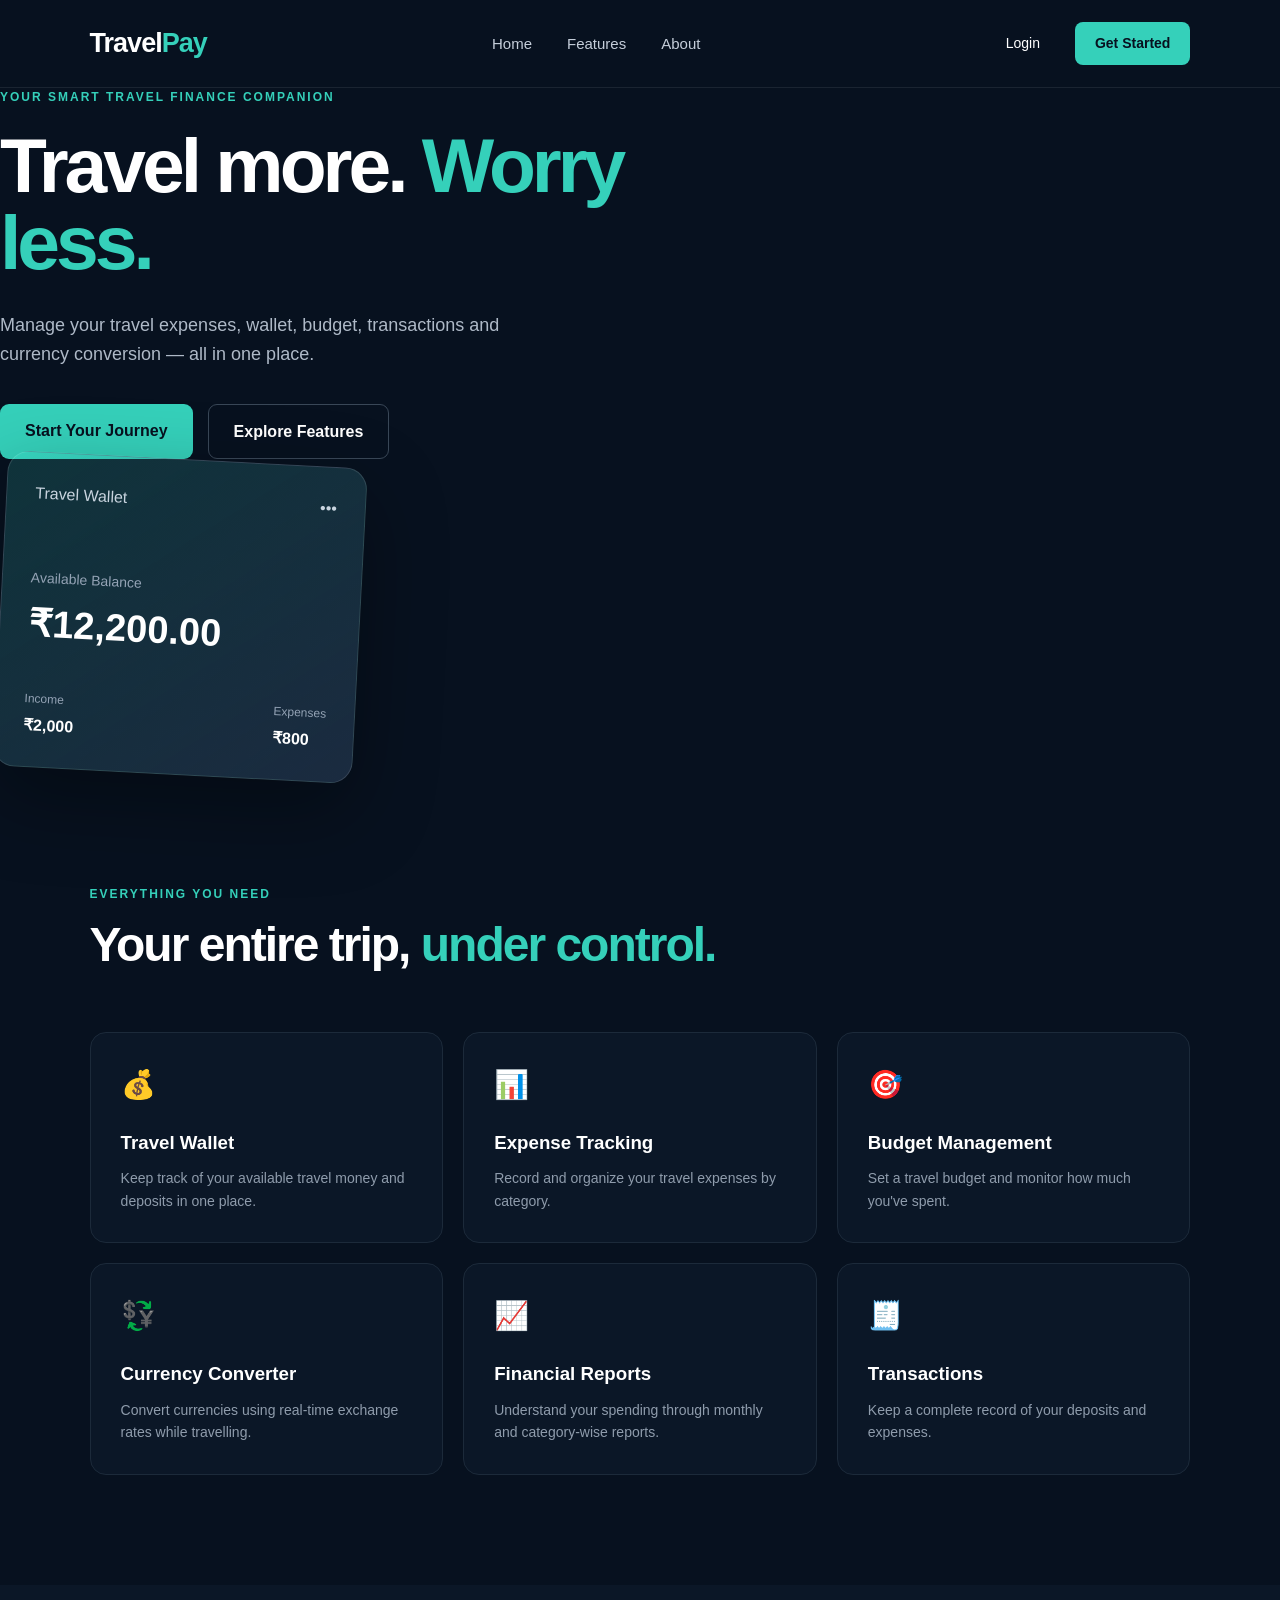
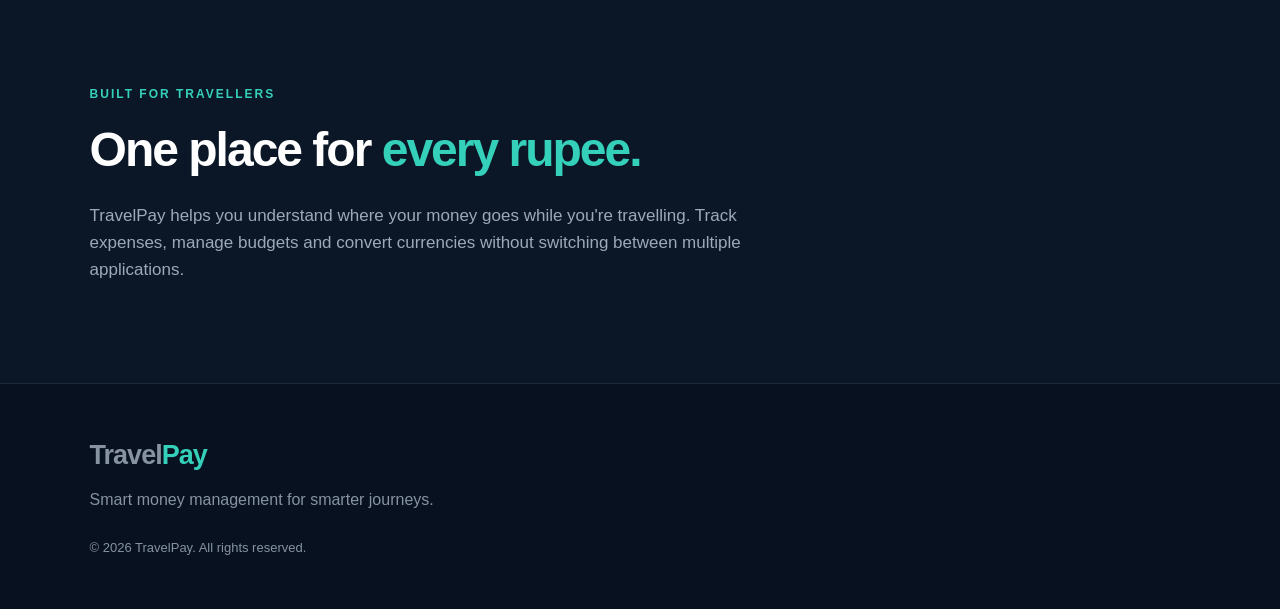
<file: src/main/resources/static/index.html>
<!DOCTYPE html>
<html lang="en">

<head>
    <meta charset="UTF-8">
    <meta name="viewport" content="width=device-width, initial-scale=1.0">

    <title>TravelPay | Smart Travel Finance</title>

    <link rel="stylesheet" href="css/style.css">
</head>

<body>

<!-- Navigation -->
<header class="navbar">

    <div class="logo">
        Travel<span>Pay</span>
    </div>

    <nav>
        <a href="#home">Home</a>
        <a href="#features">Features</a>
        <a href="#about">About</a>
    </nav>

    <div class="nav-buttons">
        <a href="pages/login.html" class="login-btn">Login</a>
        <a href="pages/register.html" class="register-btn">Get Started</a>
    </div>

</header>


<!-- Hero Section -->
<main>

    <section class="hero" id="home">

        <div class="hero-content">

            <p class="hero-tag">YOUR SMART TRAVEL FINANCE COMPANION</p>

            <h1>
                Travel more.
                <span>Worry less.</span>
            </h1>

            <p class="hero-description">
                Manage your travel expenses, wallet, budget,
                transactions and currency conversion — all in one place.
            </p>

            <div class="hero-buttons">
                <a href="pages/register.html" class="primary-btn">Start Your Journey</a>
                <a href="#features" class="secondary-btn">Explore Features</a>
            </div>

        </div>


        <div class="hero-card">

            <div class="card-header">
                <span>Travel Wallet</span>
                <span>•••</span>
            </div>

            <p class="balance-label">Available Balance</p>

            <h2>₹12,200.00</h2>

            <div class="card-info">

                <div>
                    <span>Income</span>
                    <strong>₹2,000</strong>
                </div>

                <div>
                    <span>Expenses</span>
                    <strong>₹800</strong>
                </div>

            </div>

        </div>

    </section>


    <!-- Features -->
    <section class="features" id="features">

        <div class="section-heading">

            <p>EVERYTHING YOU NEED</p>

            <h2>
                Your entire trip,
                <span>under control.</span>
            </h2>

        </div>


        <div class="feature-grid">

            <div class="feature-card">

                <div class="feature-icon">💰</div>

                <h3>Travel Wallet</h3>

                <p>
                    Keep track of your available travel money
                    and deposits in one place.
                </p>

            </div>


            <div class="feature-card">

                <div class="feature-icon">📊</div>

                <h3>Expense Tracking</h3>

                <p>
                    Record and organize your travel expenses
                    by category.
                </p>

            </div>


            <div class="feature-card">

                <div class="feature-icon">🎯</div>

                <h3>Budget Management</h3>

                <p>
                    Set a travel budget and monitor how much
                    you've spent.
                </p>

            </div>


            <div class="feature-card">

                <div class="feature-icon">💱</div>

                <h3>Currency Converter</h3>

                <p>
                    Convert currencies using real-time exchange
                    rates while travelling.
                </p>

            </div>


            <div class="feature-card">

                <div class="feature-icon">📈</div>

                <h3>Financial Reports</h3>

                <p>
                    Understand your spending through monthly
                    and category-wise reports.
                </p>

            </div>


            <div class="feature-card">

                <div class="feature-icon">🧾</div>

                <h3>Transactions</h3>

                <p>
                    Keep a complete record of your deposits
                    and expenses.
                </p>

            </div>

        </div>

    </section>


    <!-- About -->
    <section class="about" id="about">

        <div>

            <p class="about-tag">BUILT FOR TRAVELLERS</p>

            <h2>
                One place for
                <span>every rupee.</span>
            </h2>

            <p>
                TravelPay helps you understand where your money
                goes while you're travelling. Track expenses,
                manage budgets and convert currencies without
                switching between multiple applications.
            </p>

        </div>

    </section>

</main>


<!-- Footer -->
<footer>

    <div class="logo">
        Travel<span>Pay</span>
    </div>

    <p>
        Smart money management for smarter journeys.
    </p>

    <p class="copyright">
        © 2026 TravelPay. All rights reserved.
    </p>

</footer>

</body>

</html>
</file>
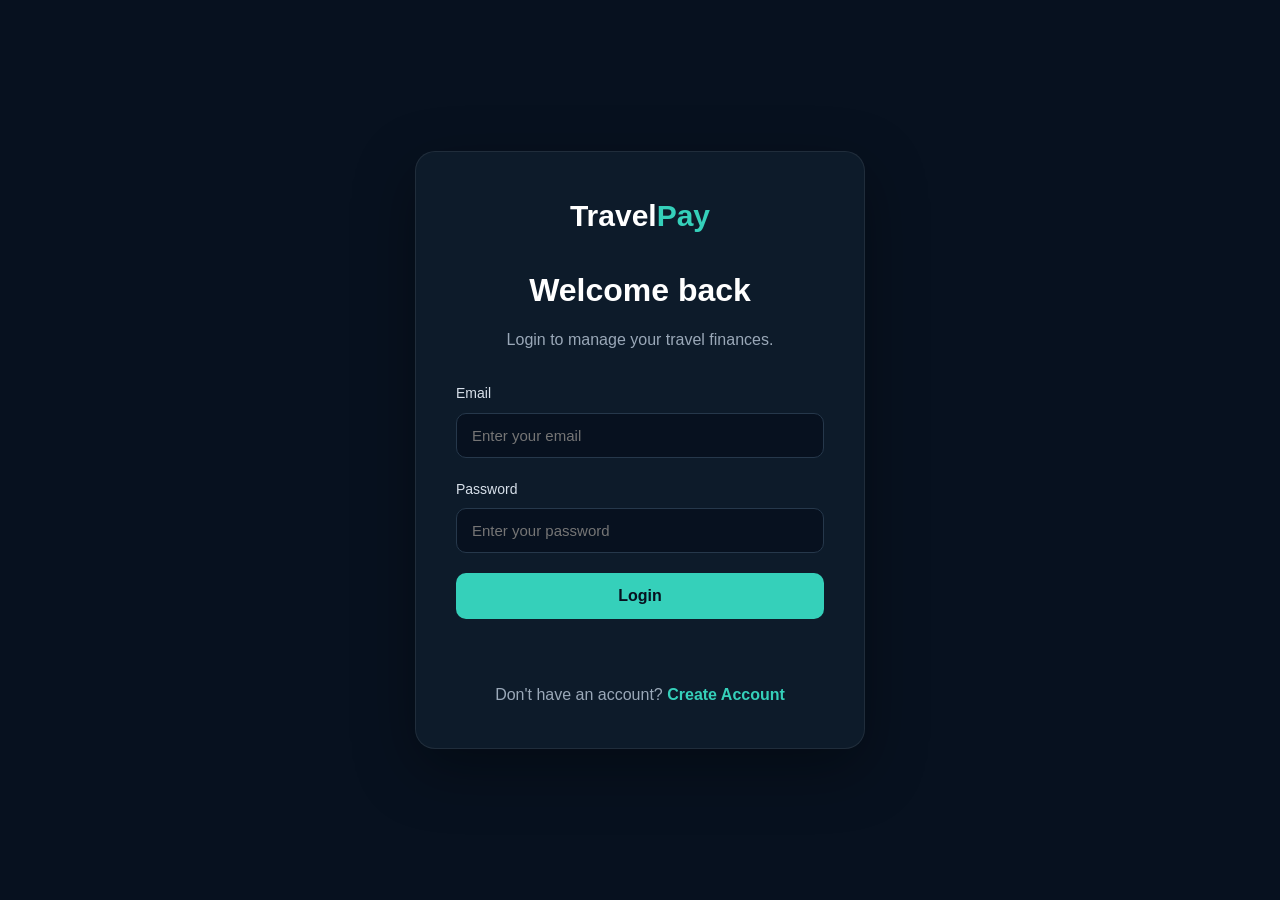
<file: src/main/resources/static/pages/expenses.html>
<!DOCTYPE html>

<html lang="en">

<head>

    <meta charset="UTF-8">

    <meta
            name="viewport"
            content="width=device-width, initial-scale=1.0"
    >

    <title>TravelPay | Expenses</title>

    <link
            rel="stylesheet" href="../css/style.css"
    >

    <link
            rel="stylesheet" href="../css/dashboard.css"
    >

</head>


<body>


<header class="navbar">

    <div class="logo">
        Travel<span>Pay</span>
    </div>


<nav>
        <a href="currency.html">
            Currency
        </a>

    </nav>


    <div class="nav-buttons">



    </div>

</header>



<main class="dashboard-container">


    <!-- =====================================================
         PAGE HEADING
    ====================================================== -->

    <section class="dashboard-heading">

        <p class="hero-tag">
            TRAVELPAY EXPENSES
        </p>

        <h1>
            Manage your expenses
        </h1>

        <p>
            Track where your travel money is being spent.
        </p>

    </section>



    <!-- =====================================================
         ADD EXPENSE
    ====================================================== -->

    <section class="deposit-section">

        <div class="deposit-card">

            <h2>
                Add New Expense
            </h2>

            <p>
                Record an expense from your trip.
            </p>


            <form id="expenseForm">


                <!-- Expense Title -->

                <div class="deposit-input">

                    <label for="expenseTitle">
                        Expense Title
                    </label>

                    <input
                            type="text"
                            id="expenseTitle"
                            placeholder="e.g. Hotel, Dinner, Taxi"
                            required
                    >

                </div>



                <!-- Expense Category -->

                <div class="deposit-input">

                    <label for="expenseCategory">
                        Category
                    </label>


                    <select
                            id="expenseCategory"
                            required
                    >

                        <option
                                value=""
                                selected
                                disabled
                        >
                            Select Category
                        </option>


                        <option value="Custom">
                            Custom
                        </option>


                        <option value="Accommodation">
                            Accommodation
                        </option>


                        <option value="Food & Dining">
                            Food & Dining
                        </option>


                        <option value="Transport">
                            Transport
                        </option>


                        <option value="Flights">
                            Flights
                        </option>


                        <option value="Activities & Entertainment">
                            Activities & Entertainment
                        </option>


                        <option value="Shopping">
                            Shopping
                        </option>


                        <option value="Health & Medical">
                            Health & Medical
                        </option>


                        <option value="Communication">
                            Communication
                        </option>


                        <option value="Travel Essentials">
                            Travel Essentials
                        </option>


                        <option value="Fees & Charges">
                            Fees & Charges
                        </option>


                        <option value="Visa & Documents">
                            Visa & Documents
                        </option>


                        <option value="Gifts">
                            Gifts
                        </option>


                        <option value="Other">
                            Other
                        </option>

                    </select>

                </div>



                <!-- Custom Category -->

                <div
                        class="deposit-input"
                        id="customCategoryContainer"
                        style="display: none;"
                >

                    <label for="customCategory">
                        Enter Custom Category
                    </label>


                    <input
                            type="text"
                            id="customCategory"
                            placeholder="Type your category here"
                    >

                </div>



                <!-- Expense Amount -->

                <div class="deposit-input">

                    <label for="expenseAmount">
                        Amount
                    </label>


                    <input
                            type="number"
                            id="expenseAmount"
                            placeholder="Enter amount"
                            min="1"
                            step="0.01"
                            required
                    >


                </div>

                <div class="form-group">
                    <label for="expenseContributor">Paid by</label>
                    <select id="expenseContributor" required>
                        <option value="owner">Trip owner</option>
                    </select>
                </div>

                <button
                        type="submit"
                        class="deposit-btn"
                >
                    Add Expense
                </button>


            </form>


            <p
                    id="expenseMessage"
                    class="deposit-message"
            ></p>

        </div>

    </section>



    <!-- =====================================================
         TRIP EXPENSES
    ====================================================== -->

    <section class="deposit-section">

        <div class="deposit-card">

            <h2>
                Trip Expenses
            </h2>

            <p>
                Expenses recorded for this trip.
            </p>


            <div id="expenseList">

                <p>
                    Loading expenses...
                </p>

            </div>

        </div>

    </section>



    <!-- =====================================================
         EDIT EXPENSE
    ====================================================== -->

    <section class="deposit-section">

        <div
                class="deposit-card"
                id="editExpenseSection"
                style="display: none;"
        >

            <h2>
                Edit Expense
            </h2>

            <p>
                Update the details of your expense.
            </p>


            <form id="editExpenseForm">


                <!-- Edit Title -->

                <div class="deposit-input">

                    <label for="editExpenseTitle">
                        Expense Title
                    </label>


                    <input
                            type="text"
                            id="editExpenseTitle"
                            required
                    >

                </div>



                <!-- Edit Category -->

                <div class="deposit-input">

                    <label for="editExpenseCategory">
                        Category
                    </label>


                    <select
                            id="editExpenseCategory"
                            required
                    >

                        <option
                                value=""
                                selected
                                disabled
                        >
                            Select Category
                        </option>


                        <option value="Custom">
                            Custom
                        </option>


                        <option value="Accommodation">
                            Accommodation
                        </option>


                        <option value="Food & Dining">
                            Food & Dining
                        </option>


                        <option value="Transport">
                            Transport
                        </option>


                        <option value="Flights">
                            Flights
                        </option>


                        <option value="Activities & Entertainment">
                            Activities & Entertainment
                        </option>


                        <option value="Shopping">
                            Shopping
                        </option>


                        <option value="Health & Medical">
                            Health & Medical
                        </option>


                        <option value="Communication">
                            Communication
                        </option>


                        <option value="Travel Essentials">
                            Travel Essentials
                        </option>


                        <option value="Fees & Charges">
                            Fees & Charges
                        </option>


                        <option value="Visa & Documents">
                            Visa & Documents
                        </option>


                        <option value="Gifts">
                            Gifts
                        </option>


                        <option value="Other">
                            Other
                        </option>

                    </select>

                </div>



                <!-- Edit Custom Category -->

                <div
                        class="deposit-input"
                        id="editCustomCategoryContainer"
                        style="display: none;"
                >

                    <label for="editCustomCategory">
                        Enter Custom Category
                    </label>


                    <input
                            type="text"
                            id="editCustomCategory"
                            placeholder="Type your category here"
                    >

                </div>



                <!-- Edit Amount -->

                <div class="deposit-input">

                    <label for="editExpenseAmount">
                        Amount
                    </label>


                    <input
                            type="number"
                            id="editExpenseAmount"
                            min="1"
                            step="0.01"
                            required
                    >

                </div>

                <div class="deposit-input">
                    <label for="editExpenseContributor">Paid by</label>
                    <select id="editExpenseContributor" required>
                        <option value="owner">Trip owner</option>
                    </select>
                </div>

                <button
                        type="submit"
                        class="deposit-btn"
                >
                    Update Expense
                </button>


                <button
                        type="button"
                        id="cancelEditBtn"
                        class="login-btn"
                >
                    Cancel
                </button>


            </form>


            <p
                    id="editExpenseMessage"
                    class="deposit-message"
            ></p>

        </div>

    </section>


</main>



<script src="../js/auth.js"></script>

<script src="../js/expenses.js"></script>


</body>

</html>
</file>
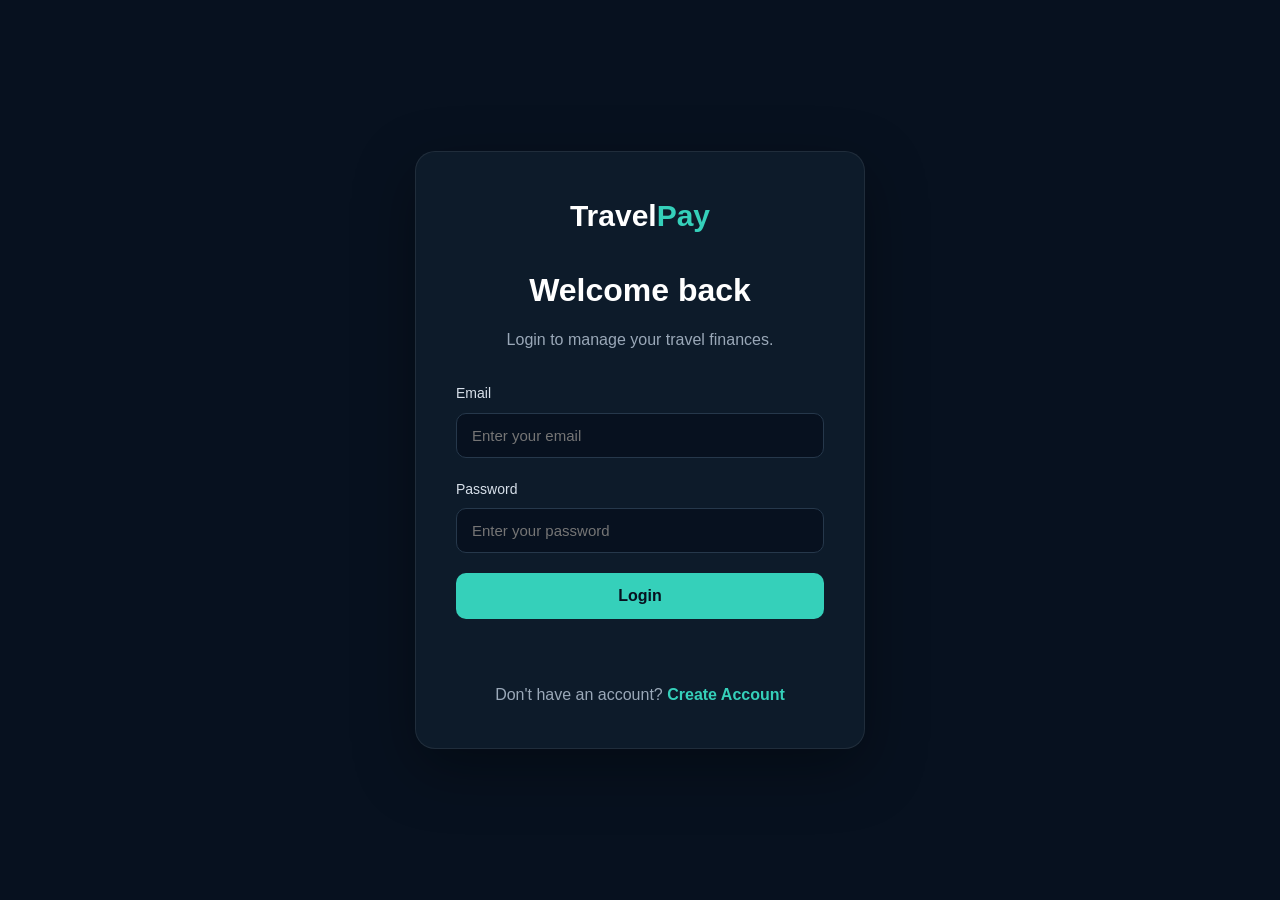
<file: src/main/resources/static/pages/login.html>
<!DOCTYPE html>
<html lang="en">

<head>
    <meta charset="UTF-8">
    <meta name="viewport" content="width=device-width, initial-scale=1.0">

    <title>TravelPay | Login</title>

    <link rel="stylesheet" href="../css/style.css">
    <link rel="stylesheet" href="../css/auth.css">
</head>

<body>

<div class="auth-container">

    <div class="auth-card">

        <div class="auth-logo">
            Travel<span>Pay</span>
        </div>

        <h1>Welcome back</h1>

        <p class="auth-subtitle">
            Login to manage your travel finances.
        </p>

        <form id="loginForm">

            <div class="form-group">
                <label for="email">Email</label>

                <input
                        type="email"
                        id="email"
                        placeholder="Enter your email"
                        required
                >
            </div>


            <div class="form-group">
                <label for="password">Password</label>

                <input
                        type="password"
                        id="password"
                        placeholder="Enter your password"
                        required
                >
            </div>


            <button type="submit" class="auth-btn">
                Login
            </button>

        </form>


        <p id="loginMessage" class="auth-message"></p>


        <p class="auth-switch">
            Don't have an account?
            <a href="register.html">Create Account</a>
        </p>

    </div>

</div>


<script src="../js/api.js"></script>
<script src="../js/auth.js"></script>

</body>

</html>
</file>
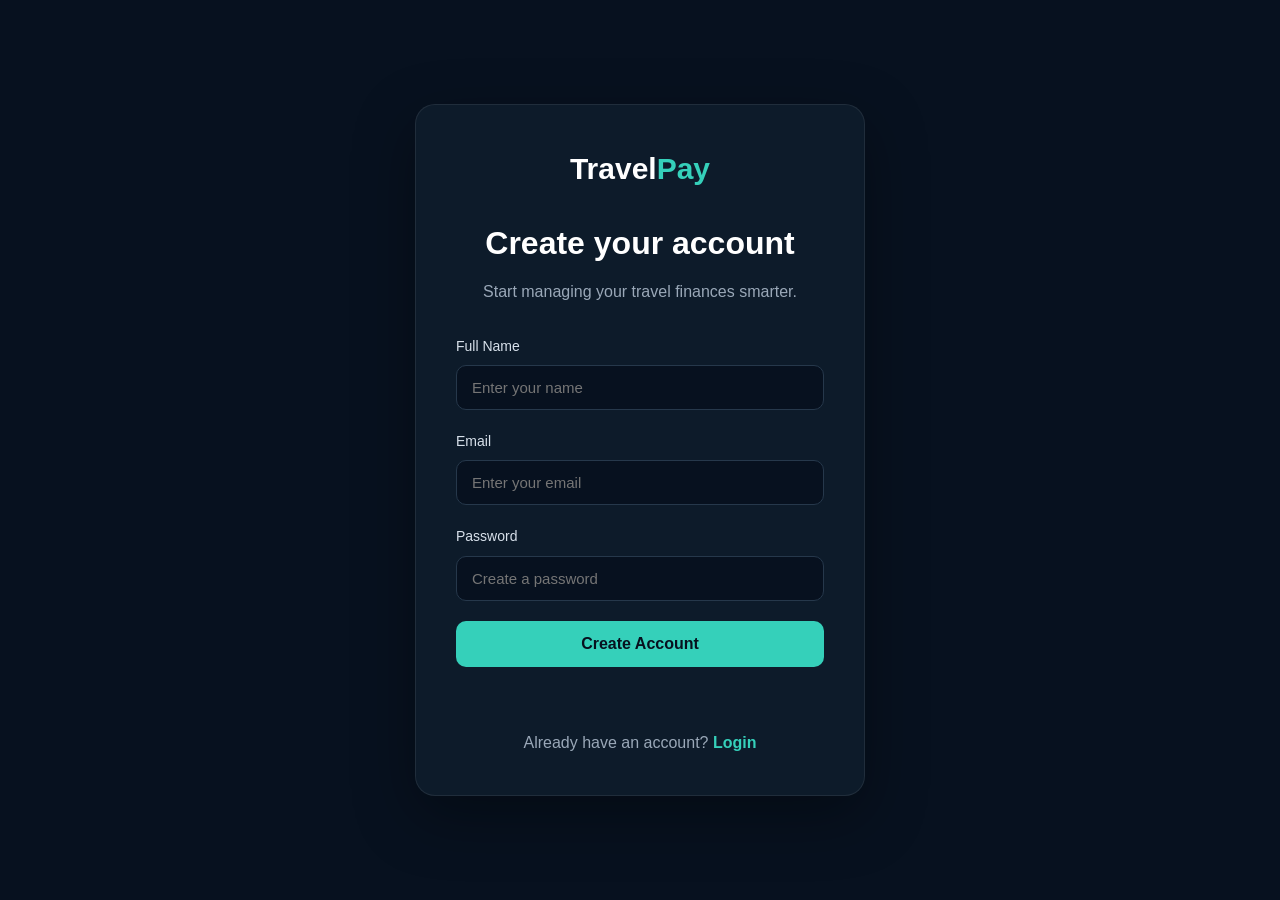
<file: src/main/resources/static/pages/register.html>
<!DOCTYPE html>
<html lang="en">

<head>
    <meta charset="UTF-8">
    <meta name="viewport" content="width=device-width, initial-scale=1.0">

    <title>TravelPay | Register</title>

    <link rel="stylesheet" href="../css/style.css">
    <link rel="stylesheet" href="../css/auth.css">
</head>

<body>

<div class="auth-container">

    <div class="auth-card">

        <div class="auth-logo">
            Travel<span>Pay</span>
        </div>

        <h1>Create your account</h1>

        <p class="auth-subtitle">
            Start managing your travel finances smarter.
        </p>

        <form id="registerForm">

            <div class="form-group">
                <label for="name">Full Name</label>
                <input
                        type="text"
                        id="name"
                        placeholder="Enter your name"
                        required
                >
            </div>

            <div class="form-group">
                <label for="email">Email</label>
                <input
                        type="email"
                        id="email"
                        placeholder="Enter your email"
                        required
                >
            </div>

            <div class="form-group">
                <label for="password">Password</label>
                <input
                        type="password"
                        id="password"
                        placeholder="Create a password"
                        required
                >
            </div>

            <button type="submit" class="auth-btn">
                Create Account
            </button>

        </form>

        <p id="registerMessage" class="auth-message"></p>

        <p class="auth-switch">
            Already have an account?
            <a href="login.html">Login</a>
        </p>

    </div>

</div>

<script src="../js/api.js"></script>
<script src="../js/auth.js"></script>

</body>

</html>
</file>
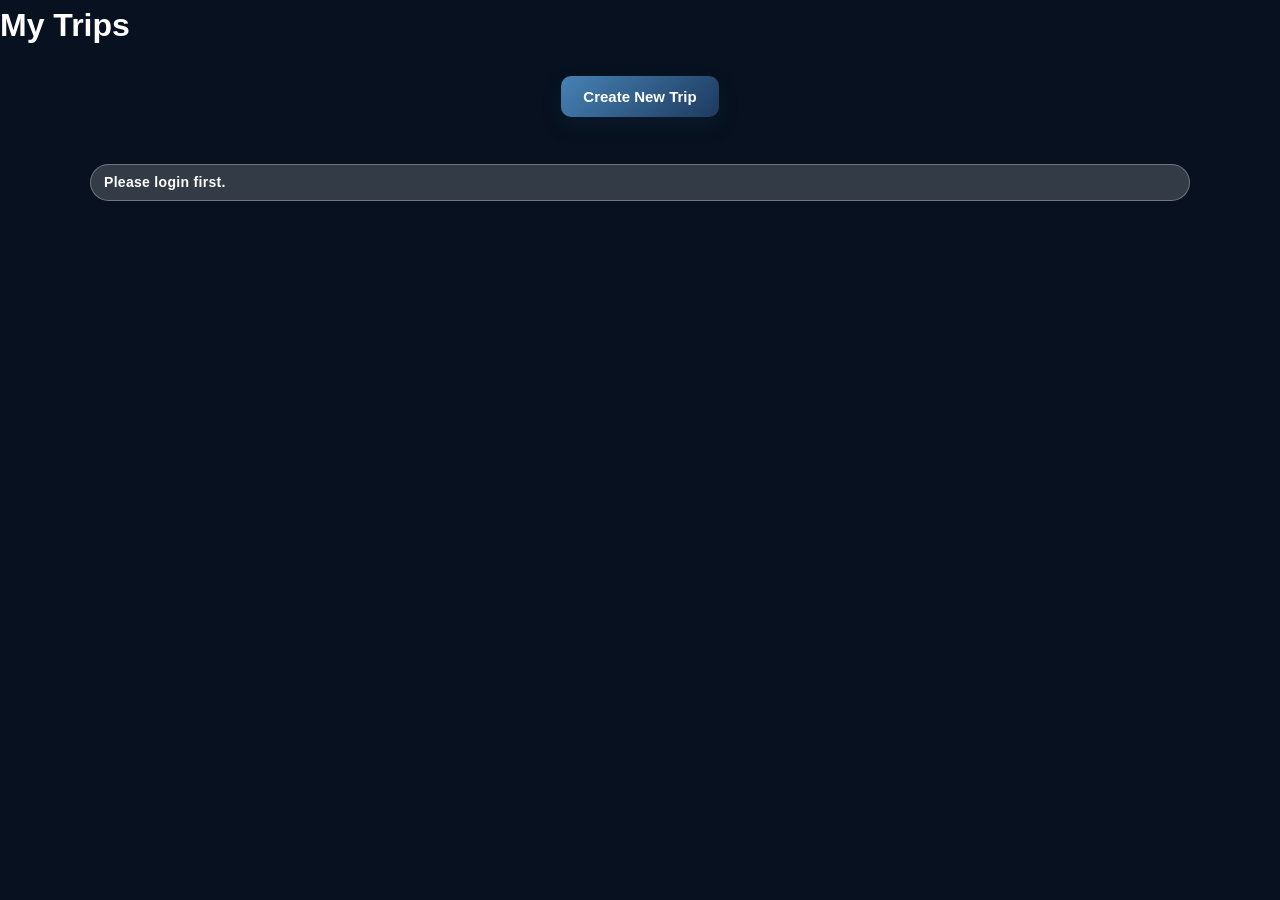
<file: src/main/resources/static/pages/trip-dashboard.html>
<!DOCTYPE html>
<html lang="en">

<head>
    <meta charset="UTF-8">
    <meta name="viewport" content="width=device-width, initial-scale=1.0">

    <title>Trip Dashboard - TravelPay</title>

    <link rel="stylesheet" href="../css/style.css">
    <link rel="stylesheet" href="../css/dashboard.css">
</head>

<body>

<header class="navbar">

    <div class="logo">
        Travel<span>Pay</span>
    </div>

    <nav>
        <a href="trips.html">My Trips</a>
        <a href="dashboard.html">Dashboard</a>
        <a href="currency.html">Currency</a>
    </nav>

    <div class="nav-buttons">
        <button onclick="backToTrips()" class="login-btn" style="background: linear-gradient(135deg, #475569, #27374d);
  border-color: #c95252; ">
            Back to Trips
        </button>
    </div>

</header>


<main class="dashboard-container">

    <!-- Trip Heading -->

    <section class="dashboard-heading">

        <p class="hero-tag">
            TRAVELPAY TRIP
        </p>

        <h1 id="tripName">
            Trip Dashboard
        </h1>

        <div id="tripInfo"></div>
        <div class="trip-status-control">

            <label for="tripStatus">
                Trip Status
            </label>

            <select id="tripStatus">

                <option value="PLANNED">
                    Planned
                </option>

                <option value="ONGOING">
                    Ongoing
                </option>

                <option value="COMPLETED">
                    Completed
                </option>

            </select>

            <button id="updatestatus" onclick="updateTripStatus()">
                ✓ Update Status
            </button>

            <p id="statusMessage"></p>

            <button type="button" id="viewCompanionsBtn">
                👥 View Companions
            </button>

            <button id="settleContributionsBtn"
                    onclick="viewTripSettlement()">
                Settle Contributions
            </button>

            <div id="companionsSection" style="display: none; margin-top: 15px;">
                <h3>Trip Companions</h3>
                <div id="tripCompanionsList"></div>
            </div>

        </div>
        <div id="settlementSection" style="display: none;">
            <h3>Trip Contribution Settlement</h3>

            <p>Total Expenses: ₹<span id="settlementTotal">0.00</span></p>

            <h4>Participant Balances</h4>
            <div id="settlementParticipants"></div>

            <h4>Who Pays Whom?</h4>
            <div id="settlementTransfers"></div>
            <br>
            <br>
            <button id="hideSettlementBtn" onclick="hideTripSettlement()">
                Hide Settlement
            </button>
        </div>
    </section>


    <!-- Financial Summary -->

    <section class="dashboard-grid">

        <div class="dashboard-card">

            <p>Total Budget</p>

            <h2 id="tripBudget">
                ₹0.00
            </h2>

            <span>
                Budget for this trip
            </span>

        </div>


        <div class="dashboard-card">

            <p>Total Spent</p>

            <h2 id="tripSpent">
                ₹0.00
            </h2>

            <span>
                Money spent on this trip
            </span>

        </div>


        <div class="dashboard-card">

            <p>Remaining Budget</p>

            <h2 id="tripRemaining">
                ₹0.00
            </h2>

            <span>
                Budget left
            </span>

        </div>

    </section>


    <!-- Trip Actions -->

    <section class="deposit-section">

        <div class="deposit-card">

            <h2>Manage Your Trip</h2>

            <p>
                Manage your budget, expenses and financial activity.
            </p>


            <div id="tripActions">

                <button onclick="openBudget()">
                    Budget
                </button>

                <button onclick="openExpenses()">
                    Expenses
                </button>

                <button onclick="openTransactions()">
                    Transactions
                </button>

                <button onclick="openReports()">
                    Reports
                </button>

            </div>

        </div>

    </section>


    <!-- Back -->

    <section class="deposit-section">

        <button onclick="backToTrips()">
            ← Back to My Trips
        </button>

    </section>

</main>


<script src="../js/trip-dashboard.js"></script>

</body>

</html>
</file>
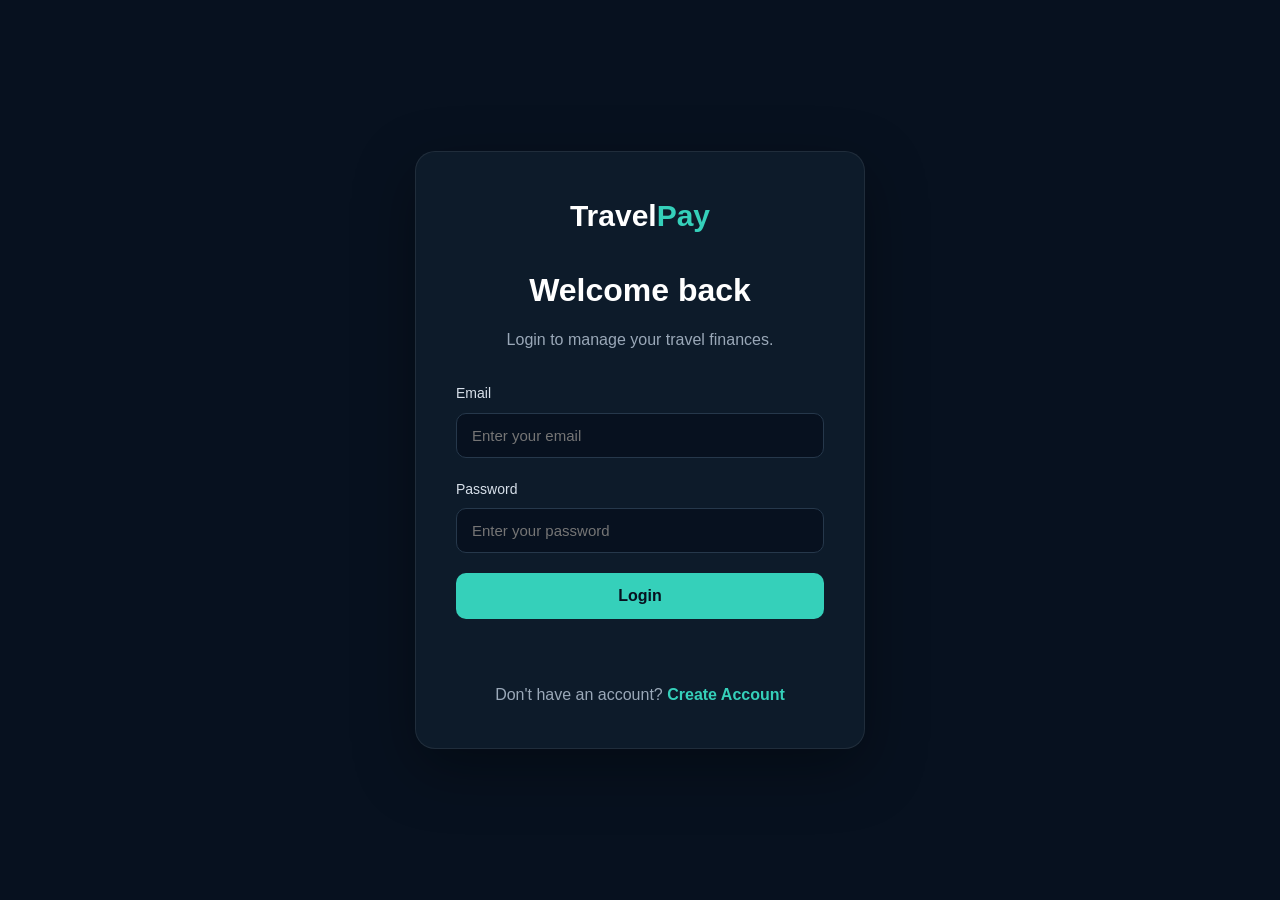
<file: src/main/resources/static/pages/trip-expenses.html>
<!DOCTYPE html>
<html lang="en">
<head>
    <meta charset="UTF-8">
    <meta name="viewport" content="width=device-width, initial-scale=1.0">

    <title>Trip Expenses - TravelPay</title>

    <link rel="stylesheet" href="../css/style.css">
    <link rel="stylesheet" href="../css/dashboard.css">
    <link rel="stylesheet" href="../css/trip-expenses.css">
</head>

<body>

<nav>
    <h2>TravelPay</h2>

    <a href="dashboard.html">Dashboard</a>
    <a href="currency.html">Currency</a>

    <button onclick="logout()">Logout</button>
</nav>

<div class="page-container">

    <h1>Expenses by Trip</h1>

    <p>
        View the total expenses for each of your trips.
    </p>

    <div id="tripExpensesContainer">
        <p>Loading expenses...</p>
    </div>

</div>

<script src="../js/auth.js"></script>
<script src="../js/trip-expenses.js"></script>

</body>
</html>
</file>
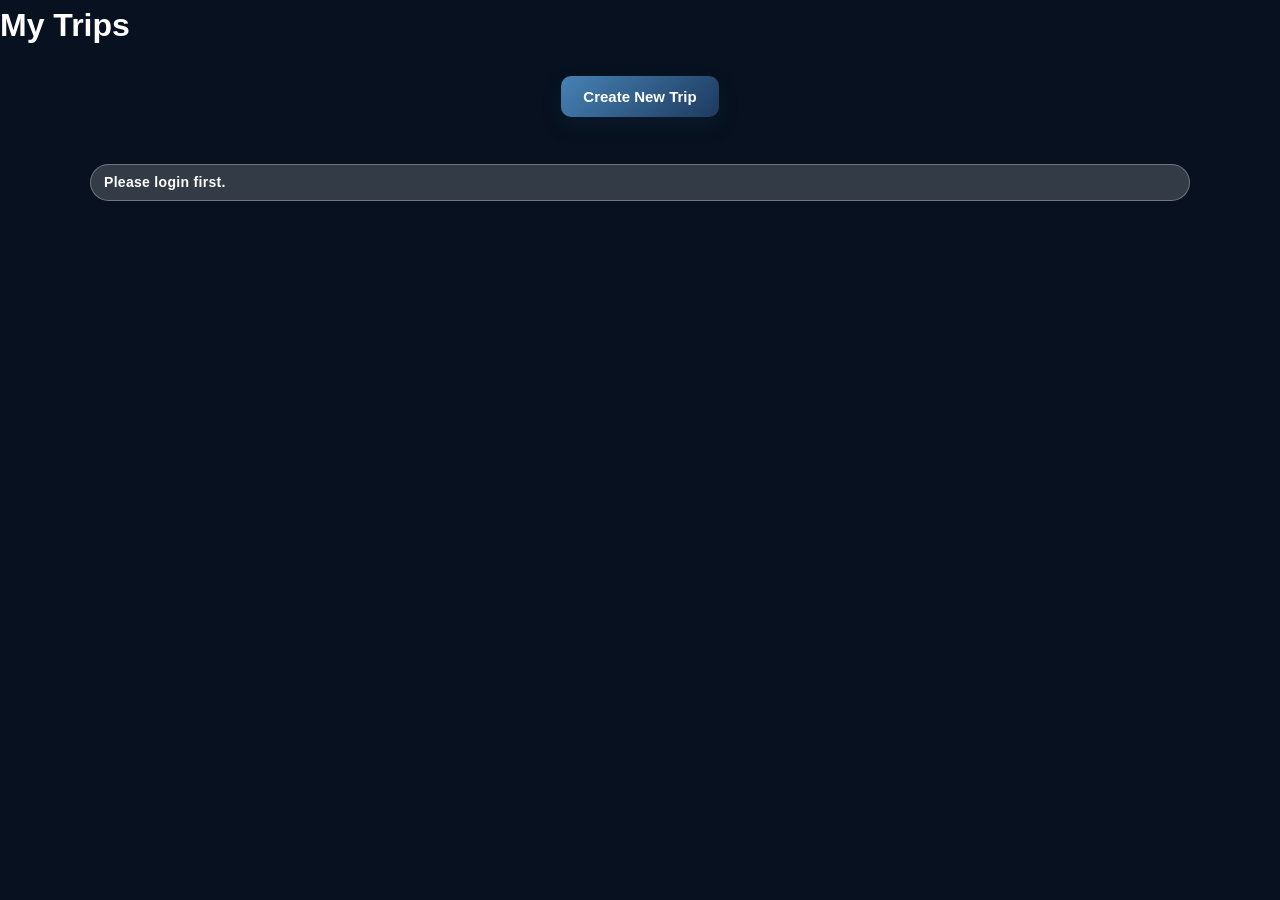
<file: src/main/resources/static/pages/trips.html>
<!DOCTYPE html>
<html lang="en">

<head>
    <meta charset="UTF-8">
    <meta name="viewport" content="width=device-width, initial-scale=1.0">
    <title>My Trips - TravelPay</title>
    <link rel="stylesheet" href="../css/style.css">
</head>

<body>

<h1>My Trips</h1>

<button id="createTripBtn">Create New Trip</button>

<div id="createTripForm" style="display: none;">

    <h2>Create New Trip</h2>

    <input type="text" id="tripName" placeholder="Trip name">
    <input type="text" id="destination" placeholder="Destination">

    <label>Start Date</label>
    <input type="date" id="startDate">

    <label>End Date</label>
    <input type="date" id="endDate">

    <hr>

    <h3>Trip Companions</h3>
    <p>Add companions and choose whether each can contribute payments.</p>

    <div id="companionsContainer"></div>

    <button type="button" id="addCompanionBtn">
        + Add Companion
    </button>

    <br><br>

    <button type="button" id="saveTripBtn">
        Save Trip
    </button>

</div>

<div id="tripList"></div>

<script src="../js/trips.js"></script>

</body>
</html>
</file>
<file: src/main/resources/static/css/style.css>
* {
    margin: 0;
    padding: 0;
    box-sizing: border-box;
}

html {
    scroll-behavior: smooth;
}

body {
    font-family: Arial, sans-serif;
    background: #07111f;
    color: #ffffff;
    line-height: 1.6;
}


/* =========================
   NAVBAR
========================= */

.navbar {
    width: 100%;
    padding: 22px 7%;
    display: flex;
    align-items: center;
    justify-content: space-between;
    border-bottom: 1px solid rgba(255, 255, 255, 0.08);
}

.logo {
    font-size: 27px;
    font-weight: bold;
    letter-spacing: -1px;
}

.logo span {
    color: #35d0ba;
}

.navbar nav {
    display: flex;
    gap: 35px;
}

.navbar nav a {
    color: #c5ceda;
    text-decoration: none;
    font-size: 15px;
    transition: 0.3s;
}

.navbar nav a:hover {
    color: #35d0ba;
}

.nav-buttons {
    display: flex;
    align-items: center;
    gap: 15px;
}

.login-btn,
.register-btn {
    text-decoration: none;
    padding: 10px 20px;
    border-radius: 8px;
    font-size: 14px;
}

.login-btn {
    color: white;
}

.register-btn {
    background: #35d0ba;
    color: #07111f;
    font-weight: bold;
}


  border-color: #c95252; "}
/* =========================
   HERO
========================= */

.hero {
    min-height: 650px;
    padding: 100px 7%;
    display: flex;
    align-items: center;
    justify-content: space-between;
    gap: 80px;
    background:
        radial-gradient(circle at 15% 30%, rgba(53, 208, 186, 0.14), transparent 35%),
        radial-gradient(circle at 80% 50%, rgba(74, 115, 255, 0.12), transparent 35%);
}

.hero-content {
    max-width: 650px;
}

.hero-tag,
.about-tag {
    color: #35d0ba;
    font-size: 12px;
    font-weight: bold;
    letter-spacing: 2px;
    margin-bottom: 20px;
}

.hero h1 {
    font-size: clamp(50px, 6vw, 82px);
    line-height: 1;
    letter-spacing: -4px;
    margin-bottom: 30px;
}

.hero h1 span,
.section-heading h2 span,
.about h2 span {
    color: #35d0ba;
}

.hero-description {
    color: #aeb9c7;
    font-size: 18px;
    max-width: 570px;
    margin-bottom: 35px;
}

.hero-buttons {
    display: flex;
    gap: 15px;
}

.primary-btn,
.secondary-btn {
    padding: 14px 25px;
    border-radius: 9px;
    text-decoration: none;
    font-weight: bold;
}

.primary-btn {
    background: #35d0ba;
    color: #07111f;
}

.secondary-btn {
    border: 1px solid #394757;
    color: white;
}


/* =========================
   WALLET CARD
========================= */

.hero-card {
    width: 360px;
    min-width: 360px;
    padding: 28px;
    border-radius: 22px;

    background:
        linear-gradient(145deg,
        rgba(53, 208, 186, 0.18),
        rgba(38, 57, 82, 0.65));

    border: 1px solid rgba(255, 255, 255, 0.12);

    box-shadow: 0 30px 80px rgba(0, 0, 0, 0.35);

    transform: rotate(3deg);
}

.card-header {
    display: flex;
    justify-content: space-between;
    color: #c9d4df;
}

.balance-label {
    color: #94a3b5;
    margin-top: 60px;
    font-size: 14px;
}

.hero-card h2 {
    font-size: 38px;
    margin: 5px 0 35px;
}

.card-info {
    display: flex;
    justify-content: space-between;
}

.card-info div {
    display: flex;
    flex-direction: column;
}

.card-info span {
    color: #94a3b5;
    font-size: 12px;
}

.card-info strong {
    margin-top: 4px;
}


/* =========================
   FEATURES
========================= */

.features {
    padding: 110px 7%;
}

.section-heading {
    max-width: 650px;
    margin-bottom: 60px;
}

.section-heading p {
    color: #35d0ba;
    font-size: 12px;
    font-weight: bold;
    letter-spacing: 2px;
    margin-bottom: 15px;
}

.section-heading h2,
.about h2 {
    font-size: 48px;
    line-height: 1.1;
    letter-spacing: -2px;
}

.feature-grid {
    display: grid;
    grid-template-columns: repeat(3, 1fr);
    gap: 20px;
}

.feature-card {
    padding: 30px;
    border: 1px solid #1c2a3a;
    border-radius: 16px;
    background: #0b1727;
    transition: 0.3s;
}

.feature-card:hover {
    transform: translateY(-6px);
    border-color: #35d0ba;
}

.feature-icon {
    font-size: 28px;
    margin-bottom: 20px;
}

.feature-card h3 {
    margin-bottom: 10px;
}

.feature-card p {
    color: #8f9cac;
    font-size: 14px;
}


/* =========================
   ABOUT
========================= */

.about {
    padding: 100px 7%;
    background: #0b1727;
}

.about > div {
    max-width: 700px;
}

.about h2 {
    margin-bottom: 25px;
}

.about p:not(.about-tag) {
    color: #9ca9b8;
    font-size: 17px;
}


/* =========================
   FOOTER
========================= */

footer {
    padding: 50px 7%;
    border-top: 1px solid #1c2a3a;
    color: #8793a1;
}

footer p {
    margin-top: 10px;
}

.copyright {
    font-size: 13px;
    margin-top: 25px;
}


/* =========================
   RESPONSIVE
========================= */

@media (max-width: 900px) {

    .navbar nav {
        display: none;
    }

    .hero {
        flex-direction: column;
        align-items: flex-start;
        padding-top: 70px;
    }

    .hero-card {
        width: 100%;
        max-width: 360px;
    }

    .feature-grid {
        grid-template-columns: repeat(2, 1fr);
    }
}


@media (max-width: 600px) {

    .navbar {
        padding: 18px 5%;
    }

    .nav-buttons .login-btn {
        display: none;
    }

    .hero {
        padding: 70px 5%;
    }

    .hero h1 {
        font-size: 52px;
    }

    .hero-buttons {
        flex-direction: column;
    }

    .primary-btn,
    .secondary-btn {
        text-align: center;
    }

    .features,
    .about {
        padding: 80px 5%;
    }

    .section-heading h2,
    .about h2 {
        font-size: 38px;
    }

    .feature-grid {
        grid-template-columns: 1fr;
    }
}

/* =========================
   TRIP DASHBOARD
========================= */

.dashboard-container {
    width: 86%;
    max-width: 1200px;
    margin: 0 auto;
    padding: 70px 0;
}

.dashboard-heading {
    margin-bottom: 45px;
}

.dashboard-heading .hero-tag {
    margin-bottom: 12px;
}

.dashboard-heading h1 {
    font-size: clamp(40px, 5vw, 64px);
    line-height: 1.1;
    letter-spacing: -2px;
    margin-bottom: 20px;
}

#tripInfo {
    display: flex;
    flex-wrap: wrap;
    gap: 10px 25px;
    color: #9ca9b8;
    font-size: 15px;
}

#tripInfo p {
    margin: 0;
}

#tripInfo strong {
    color: #ffffff;
}


/* =========================
   TRIP SUMMARY CARDS
========================= */

.dashboard-grid {
    display: grid;
    grid-template-columns: repeat(3, 1fr);
    gap: 20px;
    margin-bottom: 50px;
}

.dashboard-card {
    padding: 28px;
    border: 1px solid #1c2a3a;
    border-radius: 16px;
    background:
        linear-gradient(
            145deg,
            rgba(53, 208, 186, 0.08),
            #0b1727
        );
    transition: 0.3s;
}

.dashboard-card:hover {
    transform: translateY(-5px);
    border-color: #35d0ba;
}

.dashboard-card p {
    color: #94a3b5;
    font-size: 14px;
    margin-bottom: 8px;
}

.dashboard-card h2 {
    font-size: 30px;
    margin-bottom: 8px;
}

.dashboard-card span {
    color: #788797;
    font-size: 13px;
}


/* =========================
   TRIP ACTIONS
========================= */

.deposit-section {
    margin-bottom: 30px;
}

.deposit-card {
    padding: 32px;
    border: 1px solid #1c2a3a;
    border-radius: 18px;
    background: #0b1727;
}

.deposit-card h2 {
    font-size: 26px;
    margin-bottom: 8px;
}

.deposit-card > p {
    color: #8f9cac;
    margin-bottom: 25px;
}


/* Action buttons */

#tripActions {
    display: grid;
    grid-template-columns: repeat(4, 1fr);
    gap: 15px;
}

#tripActions button {
    padding: 16px 20px;
    border: 1px solid #2a3a4d;
    border-radius: 10px;
    background: #111f31;
    color: #ffffff;
    font-size: 15px;
    font-weight: bold;
    cursor: pointer;
    transition: 0.3s;
}

#tripActions button:hover {
    background: #35d0ba;
    color: #07111f;
    border-color: #35d0ba;
    transform: translateY(-3px);
}


/* Back button */

.deposit-section > button {
    padding: 12px 22px;
    border: 1px solid #394757;
    border-radius: 9px;
    background: transparent;
    color: #ffffff;
    cursor: pointer;
    font-size: 14px;
    transition: 0.3s;
}

.deposit-section > button:hover {
    border-color: #35d0ba;
    color: #35d0ba;
}


/* =========================
   RESPONSIVE
========================= */

@media (max-width: 900px) {

    .dashboard-grid {
        grid-template-columns: repeat(2, 1fr);
    }

    #tripActions {
        grid-template-columns: repeat(2, 1fr);
    }
}


@media (max-width: 600px) {

    .dashboard-container {
        width: 90%;
        padding: 50px 0;
    }

    .dashboard-heading h1 {
        font-size: 42px;
    }

    .dashboard-grid {
        grid-template-columns: 1fr;
    }

    #tripActions {
        grid-template-columns: 1fr;
    }

    .deposit-card {
        padding: 24px;
    }

}
.expense-item {
    display: grid;
    grid-template-columns: 1fr auto auto;
    align-items: center;
    gap: 25px;

    padding: 22px;
    margin-top: 15px;

    border: 1px solid rgba(212, 175, 55, 0.25);
    border-radius: 16px;

    background: linear-gradient(
        135deg,
        #111827,
        #1e1b4b,
        #172554
    );

    color: #f8fafc;

    box-shadow:
        0 10px 30px rgba(0, 0, 0, 0.25);

    transition: 0.25s ease;
}

.expense-item:hover {
    transform: translateY(-3px);

    border-color: rgba(212, 175, 55, 0.55);

    box-shadow:
        0 14px 35px rgba(0, 0, 0, 0.35);
}

.expense-info h3 {
    margin: 0 0 6px 0;
    font-size: 19px;
    color: #f8fafc;
}

.expense-info p {
    margin: 0 0 6px 0;
    color: #cbd5e1;
}

.expense-info small {
    color: #94a3b8;
}

.expense-amount strong {
    font-size: 21px;
    color: #f4d06f;
}

.expense-actions {
    display: flex;
    gap: 8px;
}

.expense-actions button {
    padding: 8px 14px;

    border: 1px solid rgba(255,255,255,0.15);
    border-radius: 8px;

    cursor: pointer;

    color: white;
    background: rgba(255,255,255,0.08);

    transition: 0.2s ease;
}

.expense-actions button:hover {
    background: rgba(212,175,55,0.2);
    border-color: rgba(212,175,55,0.5);
}

/* ============================= */
/* TRIP STATUS CONTROL */
/* ============================= */


.trip-status-control {
    margin-top: 25px;
    padding: 22px 25px;

    display: flex;
    align-items: center;
    justify-content: center;
    gap: 14px;
    flex-wrap: wrap;

    border-radius: 16px;

    background: rgba(255, 255, 255, 0.08);
    border: 1px solid rgba(255, 255, 255, 0.15);

/*
background-color: #1e1e24;
border: 1px solid #9e3f3f;
*/
    box-shadow: 0 8px 25px rgba(0, 0, 0, 0.08);
}

/* Keep the companions option on its own line */
#viewCompanionsBtn {
    flex-basis: 100%;
    width: 100%;
    max-width: 220px;
}

/* Show the companion list below the button */
#companionsSection {
    flex: 0 0 100%;
    width: 100%;
    text-align: center;
}

#tripCompanionsList ul {
    list-style: none;
    padding: 0;
    margin: 12px 0 0;
}

#tripCompanionsList li {
    margin: 8px 0;
}

.trip-status-control label {
    font-weight: 600;
    font-size: 15px;
}

.trip-status-control select {
    min-width: 150px;

    padding: 11px 40px 11px 14px;

    border: 1px solid #d1d5db;
    border-radius: 10px;

    background: #1e293b;
color: white;
    font-size: 14px;
    font-weight: 600;

    cursor: pointer;

    outline: none;

    transition: 0.2s ease;
}

.trip-status-control select:focus {
    border-color: #6366f1;

    box-shadow:
        0 0 0 3px rgba(99, 102, 241, 0.15);
}

.trip-status-control button {
    padding: 11px 18px;

    border: none;
    border-radius: 10px;

  background: linear-gradient(
      135deg,
      #334155, /* Lighter Steel Slate */
      #1e293b  /* Transitions down into your main background's top color */
  );


    color: white;

    font-size: 14px;
    font-weight: 600;

    cursor: pointer;

    transition: 0.2s ease;
}

.trip-status-control button:hover {
    transform: translateY(-2px);

    box-shadow:
        0 7px 18px rgba(99, 102, 241, 0.25);
}

#statusMessage {

    width: 100%;

    margin: 4px 0 0;

    text-align: center;

    font-size: 14px;
}


/* ============================= */
/* MY TRIPS PAGE */
/* ============================= */

#tripList {
    width: 90%;
    max-width: 1100px;

    margin: 35px auto;

    display: grid;

    grid-template-columns:
        repeat(auto-fit, minmax(280px, 1fr));

    gap: 25px;
}


/* ============================= */
/* TRIP CARDS */
/* ============================= */

#tripList > div {

    padding: 25px;

    border-radius: 18px;

    background: linear-gradient(
        135deg,
        #0d1b2a,
        #123d3a
    );

    border: 1px solid rgba(255, 255, 255, 0.25);

    color: white;

    box-shadow:
        0 12px 30px rgba(13, 27, 42, 0.35);

    transition: 0.25s ease;
}

/* Card Hover */

#tripList > div:hover {

    transform: translateY(-5px);

    box-shadow:
        0 18px 40px rgba(30, 58, 95, 0.35);

    border-color:
        rgba(255, 255, 255, 0.45);
}


/* ============================= */
/* TRIP TITLE */
/* ============================= */

#tripList h2 {

    margin-top: 0;

    margin-bottom: 15px;

    font-size: 22px;

    color: #ffffff;
}


/* ============================= */
/* TRIP INFORMATION */
/* ============================= */

#tripList p {

    margin: 8px 0;

    color: #e0f2fe;

    font-size: 14px;
}


/* ============================= */
/* TRIP STATUS */
/* ============================= */

#tripList p:last-of-type {

    display: inline-block;

    margin-top: 12px;

    padding: 6px 13px;

    border-radius: 20px;

    background:
        rgba(255, 255, 255, 0.18);

    border:
        1px solid rgba(255, 255, 255, 0.3);

    color: #ffffff;

    font-weight: 600;

    letter-spacing: 0.3px;
}


/* ============================= */
/* OPEN TRIP BUTTON */
/* ============================= */

#tripList button {

    width: 100%;

    margin-top: 18px;

    padding: 11px 16px;

    border: 1px solid
        rgba(255, 255, 255, 0.3);

    border-radius: 10px;

    background:
        rgba(255, 255, 255, 0.15);

    color: #ffffff;

    font-size: 14px;

    font-weight: 600;

    cursor: pointer;

    transition: 0.2s ease;
}


#tripList button:hover {

    background:
        rgba(255, 255, 255, 0.25);

    transform: translateY(-2px);

    box-shadow:
        0 6px 15px
        rgba(15, 23, 42, 0.2);
}


/* ============================= */
/* CREATE TRIP FORM */
/* ============================= */

#createTripForm {

    width: 90%;

    max-width: 650px;

    margin: 30px auto;

    padding: 30px;

    border-radius: 18px;

    background: linear-gradient(
        135deg,
        #87ceeb,
        #4682b4,
        #1e3a5f
    );

    border:
        1px solid rgba(255, 255, 255, 0.25);

    color: white;

    box-shadow:
        0 12px 30px
        rgba(30, 58, 95, 0.25);
}


/* Create Trip Heading */

#createTripForm h2 {

    margin-top: 0;

    font-size: 24px;

    color: white;
}


/* Form Labels */

#createTripForm label {

    display: block;

    margin-top: 8px;

    font-size: 14px;

    font-weight: 600;

    color: #e0f2fe;
}


/* Form Inputs */

#createTripForm input {

    width: 100%;

    box-sizing: border-box;

    margin: 8px 0 18px;

    padding: 12px 14px;

    border:
        1px solid rgba(255, 255, 255, 0.3);

    border-radius: 10px;

    background:
        rgba(255, 255, 255, 0.15);

    color: white;

    font-size: 14px;

    outline: none;
}


#createTripForm input::placeholder {

    color: rgba(255, 255, 255, 0.7);
}


#createTripForm input:focus {

    border-color: white;

    background:
        rgba(255, 255, 255, 0.2);

    box-shadow:
        0 0 0 3px
        rgba(255, 255, 255, 0.12);
}


/* Create Trip Save Button */

#createTripForm button {

    width: 100%;

    padding: 12px;

    border: none;

    border-radius: 10px;

    background:
        rgba(255, 255, 255, 0.2);

    color: white;

    font-weight: 600;

    cursor: pointer;

    transition: 0.2s ease;
}


#createTripForm button:hover {

    background:
        rgba(255, 255, 255, 0.3);

    transform: translateY(-2px);
}


/* ============================= */
/* CREATE NEW TRIP BUTTON */
/* ============================= */

#createTripBtn {

    display: block;

    margin: 25px auto;

    padding: 12px 22px;

    border: none;

    border-radius: 10px;

    background: linear-gradient(
        135deg,
        #4682b4,
        #1e3a5f
    );

    color: white;

    font-size: 15px;

    font-weight: 600;

    cursor: pointer;

    transition: 0.2s ease;

    box-shadow:
        0 8px 20px
        rgba(30, 58, 95, 0.2);
}


#createTripBtn:hover {

    transform: translateY(-2px);

    box-shadow:
        0 10px 25px
        rgba(30, 58, 95, 0.3);
}


/* ============================= */
/* MOBILE */
/* ============================= */

@media (max-width: 600px) {

    #tripList {

        width: 92%;

        grid-template-columns: 1fr;
    }

    #createTripForm {

        width: 85%;

        padding: 22px;
    }

}
</file>
<file: src/main/resources/static/css/dashboard.css>
.dashboard-container {
    width: 90%;
    max-width: 1200px;
    margin: 0 auto;
    padding: 70px 0;
}

.dashboard-heading {
    margin-bottom: 45px;
}

.dashboard-heading h1 {
    font-size: 42px;
    margin: 10px 0;
}

.dashboard-heading h1 span {
    color: #35d0ba;
}

.dashboard-heading p:last-child {
    color: #9aa8b8;
    font-size: 17px;
}
  #logoutBtn {
  background: linear-gradient(135deg, #475569, #27374d);
  border-color: #c95252;
}
/* Main Dashboard Cards */

.dashboard-grid {
    display: grid;
    grid-template-columns: repeat(4, 1fr);
    gap: 20px;
}

.dashboard-card {
    background: #0d1b2a;
    border: 1px solid rgba(255, 255, 255, 0.08);
    border-radius: 18px;
    padding: 25px;
    min-height: 150px;
    transition: 0.3s;
}

.dashboard-card:hover {
    transform: translateY(-5px);
    border-color: rgba(53, 208, 186, 0.4);
}

.dashboard-card p {
    color: #9aa8b8;
    margin-bottom: 15px;
}

.dashboard-card h2 {
    font-size: 30px;
    margin-bottom: 12px;
}

.dashboard-card span {
    color: #718096;
    font-size: 13px;
}

.wallet-card {
    background: linear-gradient(
        135deg,
        #0d1b2a,
        #123d3a
    );
}


/* Cash Flow */

.cash-flow-grid {
    display: grid;
    grid-template-columns: 1fr 1fr;
    gap: 20px;
    margin-top: 25px;
}

.cash-card {
    background: #0d1b2a;
    border: 1px solid rgba(255, 255, 255, 0.08);
    border-radius: 18px;
    padding: 25px;
    display: flex;
    align-items: center;
    gap: 20px;
}

.cash-icon {
    width: 50px;
    height: 50px;
    border-radius: 12px;
    background: rgba(53, 208, 186, 0.12);
    display: flex;
    align-items: center;
    justify-content: center;
    font-size: 25px;
    color: #35d0ba;
}

.cash-card p {
    color: #9aa8b8;
    margin-bottom: 5px;
}

.cash-card h3 {
    font-size: 25px;
}


/* Responsive */

@media (max-width: 1000px) {

    .dashboard-grid {
        grid-template-columns: repeat(2, 1fr);
    }

}

@media (max-width: 600px) {

    .dashboard-container {
        width: 92%;
        padding: 40px 0;
    }

    .dashboard-heading h1 {
        font-size: 32px;
    }

    .dashboard-grid {
        grid-template-columns: 1fr;
    }

    .cash-flow-grid {
        grid-template-columns: 1fr;
    }

}
.deposit-section {
    margin-top: 25px;
}

.deposit-card {
    background: #0d1b2a;
    border: 1px solid rgba(255, 255, 255, 0.08);
    border-radius: 18px;
    padding: 30px;
}

.deposit-card h2 {
    margin-bottom: 8px;
}

.deposit-card > p {
    color: #9aa8b8;
    margin-bottom: 25px;
}

.deposit-input {
    margin-bottom: 20px;
}

.deposit-input label {
    display: block;
    margin-bottom: 8px;
    color: #d7e0ea;
    font-size: 14px;
}

.deposit-input input {
    width: 100%;
    max-width: 500px;
    padding: 13px 15px;
    border: 1px solid #26384b;
    border-radius: 10px;
    background: #07111f;
    color: white;
    font-size: 15px;
    outline: none;
}

.deposit-input input:focus {
    border-color: #35d0ba;
}

.deposit-btn {
    padding: 13px 25px;
    border: none;
    border-radius: 10px;
    background: #35d0ba;
    color: #07111f;
    font-size: 15px;
    font-weight: 700;
    cursor: pointer;
    transition: 0.3s;
}

.deposit-btn:hover {
    transform: translateY(-2px);
    opacity: 0.9;
}

.deposit-message {
    margin-top: 18px;
    min-height: 20px;
}

/*transaction chits */


#transactionList {
    display: flex;
    flex-direction: column;
    gap: 15px;
    margin-top: 25px;
}

.transaction-item {
    background: #07111f;
    border: 1px solid rgba(255, 255, 255, 0.08);
    border-radius: 14px;
    padding: 18px 22px;

    display: flex;
    align-items: center;
    justify-content: space-between;

    transition: 0.3s;
}

.transaction-item:hover {
    border-color: rgba(53, 208, 186, 0.4);
    transform: translateX(4px);
}

.transaction-item h3 {
    margin: 0 0 6px;
    font-size: 16px;
}

.transaction-item p {
    margin: 0;
    color: #9aa8b8;
    font-size: 13px;
}

.transaction-item strong {
    font-size: 17px;
}


/* Transaction Date*/
.transaction-info h3 {
    margin-bottom: 6px;
}

.transaction-info p {
    display: inline-block;
    margin-right: 10px;
    font-size: 12px;
    font-weight: 600;
}

.transaction-info small {
    color: #718096;
    font-size: 12px;
}

.deposit-amount strong {
    color: #35d0ba;
}

.expense-amount strong {
    color: #ff6b6b;
}

/* ============================= */
/* REPORT ITEMS */
/* ============================= */

#categoryReport,
#monthlyReport {
    display: flex;
    flex-direction: column;
    gap: 12px;
    margin-top: 20px;
}

.report-item {
    background: #07111f;
    border: 1px solid rgba(255, 255, 255, 0.08);
    border-radius: 12px;

    padding: 16px 20px;

    display: flex;
    align-items: center;
    justify-content: space-between;

    transition: 0.3s;
}

.report-item:hover {
    border-color: rgba(53, 208, 186, 0.4);
    transform: translateX(4px);
}

.report-item h3 {
    margin: 0;
    font-size: 15px;
    font-weight: 600;
    color: #d7e0ea;
}

.report-item strong {
    font-size: 16px;
    color: #35d0ba;
}

/* ============================= */
/* REPORT CHART */
/* ============================= */

.chart-container {
    width: 100%;
    max-width: 450px;
    margin: 30px auto 10px;
    padding: 20px;
}





/* ============================================================
   EXPENSE CATEGORY DROPDOWN
============================================================ */

#expenseCategory,
#editExpenseCategory {
    width: 30%;
    height: 48px;

    padding: 0 45px 0 15px;

    border: 1px solid rgba(255, 255, 255, 0.18);
    border-radius: 10px;

    background: #0d1b2a;
    color: white;

    font-size: 15px;
    font-family: inherit;

    outline: none;
    cursor: pointer;

    transition: all 0.25s ease;

    /* Remove browser default arrow */
    appearance: none;
    -webkit-appearance: none;
    -moz-appearance: none;

    /* Custom arrow */
    background-image:
        linear-gradient(45deg, transparent 50%, #5eead4 50%),
        linear-gradient(135deg, #5eead4 50%, transparent 50%);

    background-position:
        calc(100% - 20px) 20px,
        calc(100% - 14px) 20px;

    background-size:
        6px 6px,
        6px 6px;

    background-repeat: no-repeat;
}


/* Hover */

#expenseCategory:hover,
#editExpenseCategory:hover {
    border-color: rgba(94, 234, 212, 0.6);

    box-shadow:
        0 5px 18px rgba(0, 0, 0, 0.25);
}


/* Focus */

#expenseCategory:focus,
#editExpenseCategory:focus {
    border-color: #5eead4;

    box-shadow:
        0 0 0 3px rgba(94, 234, 212, 0.15);
}


/* Dropdown options */

#expenseCategory option,
#editExpenseCategory option {
    background: #0d1b2a;
    color: white;

    font-size: 15px;
}


/* First "Select Category" option */

#expenseCategory option[value=""],
#editExpenseCategory option[value=""] {
    color: #94a3b8;
}

/**************************/
.my-trips-card {
    cursor: pointer;
    transition: 0.25s ease;
}

.my-trips-card:hover {
    transform: translateY(-5px);
    box-shadow: 0 12px 30px rgba(0, 0, 0, 0.25);
}

.my-trips-card h2 {
    font-size: 32px;
    margin: 10px 0;
}

/*********************************************/
#totalExpensesCard {
    cursor: pointer;
    transition: 0.25s ease;
}

#totalExpensesCard:hover {
    transform: translateY(-5px);
    box-shadow: 0 12px 30px rgba(0, 0, 0, 0.25);
}
/*************************************/
#totalDepositsCard {
    cursor: pointer;
    transition: 0.25s ease;
}

#totalDepositsCard:hover {
    transform: translateY(-5px);
    box-shadow: 0 12px 30px rgba(0, 0, 0, 0.25);
}
/********************************************/
#totalDepositsCard {
    cursor: pointer;
}

#depositHistory {
    margin-top: 20px;
    width: 100%;
}

.deposit-history-item {
    padding: 12px;
    margin-top: 10px;
    border-radius: 10px;
    background: rgba(255, 255, 255, 0.08);
}

.deposit-history-item h4 {
    margin: 0 0 5px;
}

.deposit-history-item p {
    margin: 0 0 5px;
}

.deposit-history-item span {
    font-size: 13px;
    color: #94a3b8;
}

/* =========================================
   WALLET HISTORY
   ========================================= */

#walletHistory {
    width: 100%;
    margin-top: 15px;
    box-sizing: border-box;
}


/* Individual transaction */

.wallet-history-item {
    display: flex;
    align-items: center;

    width: 100%;
    box-sizing: border-box;

    padding: 14px;
    margin-bottom: 10px;

    border-radius: 12px;

    background: rgba(255, 255, 255, 0.08);

    border: 1px solid rgba(255, 255, 255, 0.15);
}


/* Deposit / payment circle */

.wallet-history-icon {
    width: 42px;
    height: 42px;

    min-width: 42px;

    border-radius: 50%;

    display: flex;
    align-items: center;
    justify-content: center;

    font-size: 21px;
    font-weight: bold;

    margin-right: 12px;
}


/* Deposit */

.wallet-history-icon.deposit {
    background: rgba(46, 204, 113, 0.18);

    color: #2ecc71;
}


/* Wallet payment */

.wallet-history-icon.expense {
    background: rgba(231, 76, 60, 0.18);

    color: #e74c3c;
}


/* Transaction details */

.wallet-history-details {
    flex: 1;
    min-width: 0;
}


/* Amount */

.wallet-history-amount {
    margin: 0 0 4px 0;

    font-size: 17px;
    font-weight: 700;
}


/* Deposit amount */

.wallet-history-amount.deposit {
    color: #2ecc71;
}


/* Expense amount */

.wallet-history-amount.expense {
    color: #e74c3c;
}


/* Description */

.wallet-history-description {
    margin: 0;

    font-size: 14px;

    color: rgba(255, 255, 255, 0.85);

    word-break: break-word;
}


/* Date */

.wallet-history-date {
    display: block;

    margin-top: 5px;

    font-size: 12px;

    color: rgba(255, 255, 255, 0.55);
}

/* =========================================
   WALLET OPTIONS
   ========================================= */

#walletOptions {
    width: 100%;
    margin-top: 20px;
}


/* -----------------------------------------
   Wallet option buttons
   ----------------------------------------- */

#walletOptions #payFromWalletBtn,
#walletOptions #walletHistoryBtn {

    display: block;

    width: 100%;
    height: 50px;

    margin: 0 0 12px 0;
    padding: 0 18px;

    box-sizing: border-box;

    border: 1px solid rgba(53, 208, 186, 0.35);
    border-radius: 12px;

    background: rgba(53, 208, 186, 0.08);

    color: #ffffff;

    font-family: inherit;
    font-size: 15px;
    font-weight: 600;

    text-align: center;

    cursor: pointer;

    transition:
        background 0.25s ease,
        border-color 0.25s ease,
        transform 0.25s ease,
        box-shadow 0.25s ease;
}


/* -----------------------------------------
   Hover
   ----------------------------------------- */

#walletOptions #payFromWalletBtn:hover,
#walletOptions #walletHistoryBtn:hover {

    background: rgba(53, 208, 186, 0.18);

    border-color: #35d0ba;

    transform: translateY(-2px);

    box-shadow:
        0 8px 20px rgba(0, 0, 0, 0.25);
}


/* -----------------------------------------
   Click / active
   ----------------------------------------- */

#walletOptions #payFromWalletBtn:active,
#walletOptions #walletHistoryBtn:active {

    transform: translateY(0);

    box-shadow: none;
}


/* -----------------------------------------
   Keyboard focus
   ----------------------------------------- */

#walletOptions #payFromWalletBtn:focus-visible,
#walletOptions #walletHistoryBtn:focus-visible {

    outline: none;

    border-color: #35d0ba;

    box-shadow:
        0 0 0 3px rgba(53, 208, 186, 0.18);
}

/* =========================================
   PAY FROM WALLET FORM
   ========================================= */

#walletPaymentForm {
    width: 100%;
    margin-top: 18px;
    padding: 20px;

    box-sizing: border-box;

    background: rgba(7, 17, 31, 0.65);

    border: 1px solid rgba(255, 255, 255, 0.10);
    border-radius: 14px;

    box-shadow:
        0 8px 25px rgba(0, 0, 0, 0.20);
}


/* -----------------------------------------
   Form heading
   ----------------------------------------- */

#walletPaymentForm h3 {
    margin: 0 0 20px 0;

    color: #ffffff;

    font-size: 20px;
    font-weight: 700;
}


/* -----------------------------------------
   Labels
   ----------------------------------------- */

#walletPaymentForm label {
    display: block;

    margin-bottom: 7px;

    color: #d7e0ea;

    font-size: 14px;
    font-weight: 600;
}


/* -----------------------------------------
   Inputs
   ----------------------------------------- */

#walletPaymentForm input {
    display: block;

    width: 100%;
    height: 46px;

    box-sizing: border-box;

    margin-bottom: 16px;
    padding: 0 14px;

    background: #07111f;

    border: 1px solid #26384b;
    border-radius: 10px;

    color: #ffffff;

    font-family: inherit;
    font-size: 14px;

    outline: none;

    transition:
        border-color 0.25s ease,
        box-shadow 0.25s ease;
}


/* Placeholder */

#walletPaymentForm input::placeholder {
    color: #718096;
}


/* Input focus */

#walletPaymentForm input:focus {
    border-color: #35d0ba;

    box-shadow:
        0 0 0 3px rgba(53, 208, 186, 0.12);
}


/* -----------------------------------------
   Pay Now button
   ----------------------------------------- */

#walletPaymentForm #confirmWalletPaymentBtn {
    display: block;

    width: 100%;
    height: 46px;

    margin-top: 5px;

    border: none;
    border-radius: 10px;

    background: #35d0ba;

    color: #07111f;

    font-family: inherit;
    font-size: 15px;
    font-weight: 700;

    cursor: pointer;

    transition:
        transform 0.25s ease,
        background 0.25s ease,
        box-shadow 0.25s ease;
}


/* Pay Now hover */

#walletPaymentForm #confirmWalletPaymentBtn:hover {
    background: #45dfc9;

    transform: translateY(-2px);

    box-shadow:
        0 8px 20px rgba(53, 208, 186, 0.20);
}


/* Pay Now click */

#walletPaymentForm #confirmWalletPaymentBtn:active {
    transform: translateY(0);

    box-shadow: none;
}


/* -----------------------------------------
   Payment message
   ----------------------------------------- */

#walletPaymentMessage {
    min-height: 20px;

    margin: 12px 0 0 0;

    color: #9aa8b8;

    font-size: 13px;
    text-align: center;
}


/* =========================================
   TRIPS OVERVIEW
   ========================================= */

.trips-overview-section {
    margin-top: 45px;
}

.section-heading {
    display: flex;
    justify-content: space-between;
    align-items: flex-end;
    gap: 20px;
    margin-bottom: 25px;
}

.section-heading h2 {
    margin: 8px 0;
    font-size: 30px;
    color: #ffffff;
}

.section-heading p:last-child {
    margin: 0;
    color: #9aa8b8;
    font-size: 15px;
}

.section-action-btn {
    height: 44px;
    padding: 0 20px;
    border: 1px solid rgba(53, 208, 186, 0.35);
    border-radius: 10px;
    background: rgba(53, 208, 186, 0.08);
    color: #ffffff;
    font-family: inherit;
    font-size: 14px;
    font-weight: 600;
    cursor: pointer;
    transition: 0.25s ease;
}

.section-action-btn:hover {
    background: rgba(53, 208, 186, 0.18);
    border-color: #35d0ba;
    transform: translateY(-2px);
}

.trips-overview-grid {
    display: grid;
    grid-template-columns: repeat(3, 1fr);
    gap: 20px;
}

.loading-text {
    color: #718096;
    font-size: 14px;
}

/* =========================================
   PHOTO GALLERY
   ========================================= */

.photo-gallery-section {
    margin-top: 55px;
}

.gallery-controls {
    display: flex;
    align-items: center;
    gap: 12px;
    margin-bottom: 25px;
}

.gallery-controls label {
    color: #9aa8b8;
    font-size: 14px;
    font-weight: 600;
}

.gallery-controls select {
    min-width: 180px;
    height: 42px;
    padding: 0 12px;
    border: 1px solid #26384b;
    border-radius: 10px;
    background: #0d1b2a;
    color: #ffffff;
    font-family: inherit;
    font-size: 14px;
    outline: none;
    cursor: pointer;
}

.gallery-controls select:focus {
    border-color: #35d0ba;
    box-shadow: 0 0 0 3px rgba(53, 208, 186, 0.12);
}

.photo-gallery-grid {
    display: grid;
    grid-template-columns: repeat(4, 1fr);
    gap: 18px;
    min-height: 150px;
}

.photo-gallery-grid .loading-text {
    grid-column: 1 / -1;
}


/* =========================================
   TRIP OVERVIEW CARDS
   ========================================= */

.trip-overview-card {
    padding: 22px;
    background: #0d1b2a;
    border: 1px solid rgba(255, 255, 255, 0.08);
    border-radius: 16px;
    transition: 0.3s ease;
}

.trip-overview-card:hover {
    transform: translateY(-5px);
    border-color: rgba(53, 208, 186, 0.4);
}

.trip-card-top {
    display: flex;
    justify-content: space-between;
    align-items: center;
    margin-bottom: 20px;
}

.trip-status {
    padding: 6px 12px;
    border-radius: 20px;
    background: rgba(53, 208, 186, 0.12);
    color: #35d0ba;
    font-size: 11px;
    font-weight: 700;
}

.trip-icon {
    font-size: 25px;
}

.trip-overview-card h3 {
    color: #ffffff;
    font-size: 20px;
    margin-bottom: 10px;
}

.trip-destination {
    color: #9aa8b8;
    font-size: 14px;
    margin-bottom: 15px;
}

.trip-date {
    padding-top: 14px;
    border-top: 1px solid rgba(255, 255, 255, 0.08);
    color: #718096;
    font-size: 13px;
}


/* =========================================
   GALLERY ACTIONS
   ========================================= */

.gallery-actions {
    display: flex;
    align-items: center;
    gap: 12px;
}

.gallery-actions .section-action-btn {
    white-space: nowrap;
}

@media (max-width: 600px) {

    .gallery-actions {
        width: 100%;
        flex-direction: column;
        align-items: stretch;
    }

    .gallery-actions .section-action-btn {
        width: 100%;
    }

}

/* Trip Companions Section */
#companionsSection {
    width: 100%;
    flex: 0 0 100%;
    margin-top: 18px;
    text-align: left;
}

#companionsSection h3 {
    margin-bottom: 15px;
    text-align: center;
}

/* Remove default list styling */
#tripCompanionsList ul {
    list-style: none;
    padding: 0;
    margin: 0;
    display: flex;
    flex-direction: column;
    gap: 12px;
}

/* Each companion card */
#tripCompanionsList li {
    display: flex;
    justify-content: space-between;
    align-items: center;
    gap: 12px;
    padding: 14px 18px;
    border-radius: 12px;
    font-weight: 600;
    border: 1px solid transparent;
    transition: transform 0.2s ease, box-shadow 0.2s ease;
}

/* Contributor — green highlight */
#tripCompanionsList li.contributor {
    background: #dcfce7;
    color: #166534;
    border-color: #86efac;
    box-shadow: 0 3px 10px rgba(22, 163, 74, 0.12);
}

/* Non-contributor — white highlight */
#tripCompanionsList li.non-contributor {
    background: #ffffff;
    color: #1f2937;
    border-color: #e5e7eb;
    box-shadow: 0 3px 10px rgba(0, 0, 0, 0.06);
}

/* Hover effect */
#tripCompanionsList li:hover {
    transform: translateY(-2px);
}

/* Role label */
.companion-role {
    font-size: 12px;
    font-weight: 700;
    padding: 5px 10px;
    border-radius: 20px;
    white-space: nowrap;
}

.contributor .companion-role {
    background: #bbf7d0;
    color: #166534;
}

.non-contributor .companion-role {
    background: #f3f4f6;
    color: #374151;
}

/* Mobile responsive */
@media (max-width: 480px) {
    #tripCompanionsList li {
        padding: 12px;
        gap: 8px;
        flex-wrap: wrap;
    }
}


  /* Trip Settlement Conclusion */


/* ===== Settlement Theme ===== */

#settlementSection {
    background: #07111f;
    color: #f1f5f9;
    border: none;
    outline: none;
    border-radius: 16px;
    box-shadow: 0 10px 28px rgba(0, 0, 0, 0.25);
    padding: 20px;
}

/* Headings */
#settlementSection h3,
#settlementSection h4 {
    color: #f8fafc;
    background: transparent;
    border: none;
}

/* Total expense text */
#settlementSection > p {
    background: transparent;
    color: #ffffff;
    border: none;
    box-shadow: none;
    padding: 0;
}

#settlementTotal {
    color: #ffffff;
}

/* Participant balances */
#settlementParticipants,
#settlementParticipants p {
    background: transparent;
    color: #f1f5f9;
    border: none;
    outline: none;
    box-shadow: none;
}

/* Who pays whom */
#settlementTransfers,
#settlementTransfers p {
    background: transparent;
    color: #d1fae5;
    border: none;
    outline: none;
    box-shadow: none;
    font-weight: 600;
}

/* Settlement button */
#settleContributionsBtn {
    background: linear-gradient(135deg, #59636e, #343a40);
    color: #ffffff;
    border: 1px solid #7b8794;
    border-radius: 8px;
    box-shadow: none;
    transition: background 0.2s ease, transform 0.2s ease;
}

#settleContributionsBtn:hover {
    background: linear-gradient(135deg, #707d89, #45505b);
    transform: translateY(-1px);
}
#hideSettlementBtn {
    display: none;
    background: transparent;
    color: #f1f5f9;
    border: 1px solid #59636e;
    border-radius: 8px;
    padding: 8px 14px;
    cursor: pointer;
    margin-bottom: 15px;
}

#hideSettlementBtn:hover {
    background: #182536;
}


/* Paid By Dropdown */
#expenseContributor {
    width: 25%;
    padding: 12px 15px;
    margin-top: 8px;

    background: linear-gradient(135deg, #172554, #312e81);
    color: #ffffff;

    border: 1px solid #6366f1;
    border-radius: 10px;

    font-size: 15px;
    font-weight: 500;

    cursor: pointer;
    outline: none;

    appearance: none;
    -webkit-appearance: none;

    background-image: url("data:image/svg+xml,%3Csvg xmlns='http://www.w3.org/2000/svg' width='18' height='18' viewBox='0 0 24 24' fill='none' stroke='%23ffffff' stroke-width='2' stroke-linecap='round' stroke-linejoin='round'%3E%3Cpath d='m6 9 6 6 6-6'/%3E%3C/svg%3E");

    background-repeat: no-repeat;
    background-position: right 15px center;

    transition: 0.3s ease;
}

/* Hover */
#expenseContributor:hover {
    border-color: #a5b4fc;
    box-shadow: 0 4px 15px rgba(99, 102, 241, 0.2);
}

/* Focus */
#expenseContributor:focus {
    border-color: #818cf8;
    box-shadow: 0 0 0 3px rgba(99, 102, 241, 0.2);
}

/* Options */
#expenseContributor option {
    background-color:#07111f;
    color: white;
}
</file>
<file: src/main/resources/static/css/auth.css>
.auth-container {
    min-height: 100vh;
    display: flex;
    justify-content: center;
    align-items: center;
    padding: 30px;
}

.auth-card {
    width: 100%;
    max-width: 450px;
    padding: 40px;
    background: #0d1b2a;
    border: 1px solid rgba(255, 255, 255, 0.08);
    border-radius: 20px;
    box-shadow: 0 20px 60px rgba(0, 0, 0, 0.35);
}

.auth-logo {
    text-align: center;
    font-size: 30px;
    font-weight: 800;
    margin-bottom: 25px;
}

.auth-logo span {
    color: #35d0ba;
}

.auth-card h1 {
    text-align: center;
    margin-bottom: 10px;
}

.auth-subtitle {
    text-align: center;
    color: #9aa8b8;
    margin-bottom: 30px;
}

.form-group {
    margin-bottom: 20px;
}

.form-group label {
    display: block;
    margin-bottom: 8px;
    font-size: 14px;
    color: #d7e0ea;
}

.form-group input {
    width: 100%;
    padding: 13px 15px;
    border: 1px solid #26384b;
    border-radius: 10px;
    background: #07111f;
    color: white;
    font-size: 15px;
    outline: none;
}

.form-group input:focus {
    border-color: #35d0ba;
}

.auth-btn {
    width: 100%;
    padding: 14px;
    border: none;
    border-radius: 10px;
    background: #35d0ba;
    color: #07111f;
    font-size: 16px;
    font-weight: 700;
    cursor: pointer;
    transition: 0.3s;
}

.auth-btn:hover {
    transform: translateY(-2px);
    opacity: 0.9;
}

.auth-message {
    text-align: center;
    margin-top: 18px;
    min-height: 20px;
}

.auth-switch {
    text-align: center;
    margin-top: 25px;
    color: #9aa8b8;
}

.auth-switch a {
    color: #35d0ba;
    text-decoration: none;
    font-weight: 600;
}

.password-wrapper {
    position: relative;
    width: 100%;
}

.password-wrapper input {
    width: 100%;
    box-sizing: border-box;
    padding-right: 45px;
}

.password-toggle {
    position: absolute;
    right: 10px;
    top: 50%;
    transform: translateY(-50%);
    background: transparent;
    border: none;
    padding: 5px;
    cursor: pointer;
    font-size: 18px;
    color: #07111f;
}

.password-toggle:hover {
    opacity: 0.7;
}
</file>
<file: src/main/resources/static/css/trip-expenses.css>
.page-container {
    width: 90%;
    max-width: 1100px;
    margin: 40px auto;
}

.page-container h1 {
    margin-bottom: 10px;
}

.page-container > p {
    color: #94a3b8;
    margin-bottom: 30px;
}

#tripExpensesContainer {
    display: grid;
    grid-template-columns: repeat(auto-fit, minmax(250px, 1fr));
    gap: 20px;
}

#tripExpensesContainer .dashboard-card {
    cursor: default;
    transition: 0.25s ease;
}

#tripExpensesContainer .dashboard-card:hover {
    transform: translateY(-5px);
}

#tripExpensesContainer h2 {
    margin: 12px 0;
}

#tripExpensesContainer span {
    color: #94a3b8;
    font-size: 14px;
}
/* Base styles for the navigation links */
a[href="dashboard.html"],
a[href="currency.html"] {
  display: inline-block;
  padding: 10px 20px;
  margin-right: 10px;
  font-family: 'Segoe UI', Tahoma, Geneva, Verdana, sans-serif;
  font-size: 16px;
  font-weight: 600;
  color: #4a5568;
  text-decoration: none;
  border-radius: 6px;
  transition: all 0.3s ease;
}

/* Smooth background shift on hover */
a[href="dashboard.html"]:hover,
a[href="currency.html"]:hover {
  background-color: #edf2f7;
  color: #2d3748;
}


button[onclick="logout()"] {
  padding: 10px 20px;
  font-family: 'Segoe UI', Tahoma, Geneva, Verdana, sans-serif;
  font-size: 16px;
  font-weight: 600;
  color: #e53e3e; /* Alert red text */
  background-color: transparent;
  border: 1px solid #fed7d7;
  border-radius: 6px;
  cursor: pointer;
  transition: all 0.3s ease;
}

button[onclick="logout()"]:hover {
  background-color: #fff5f5; /* Light red shift */
  border-color: #e53e3e;
}
</file>
